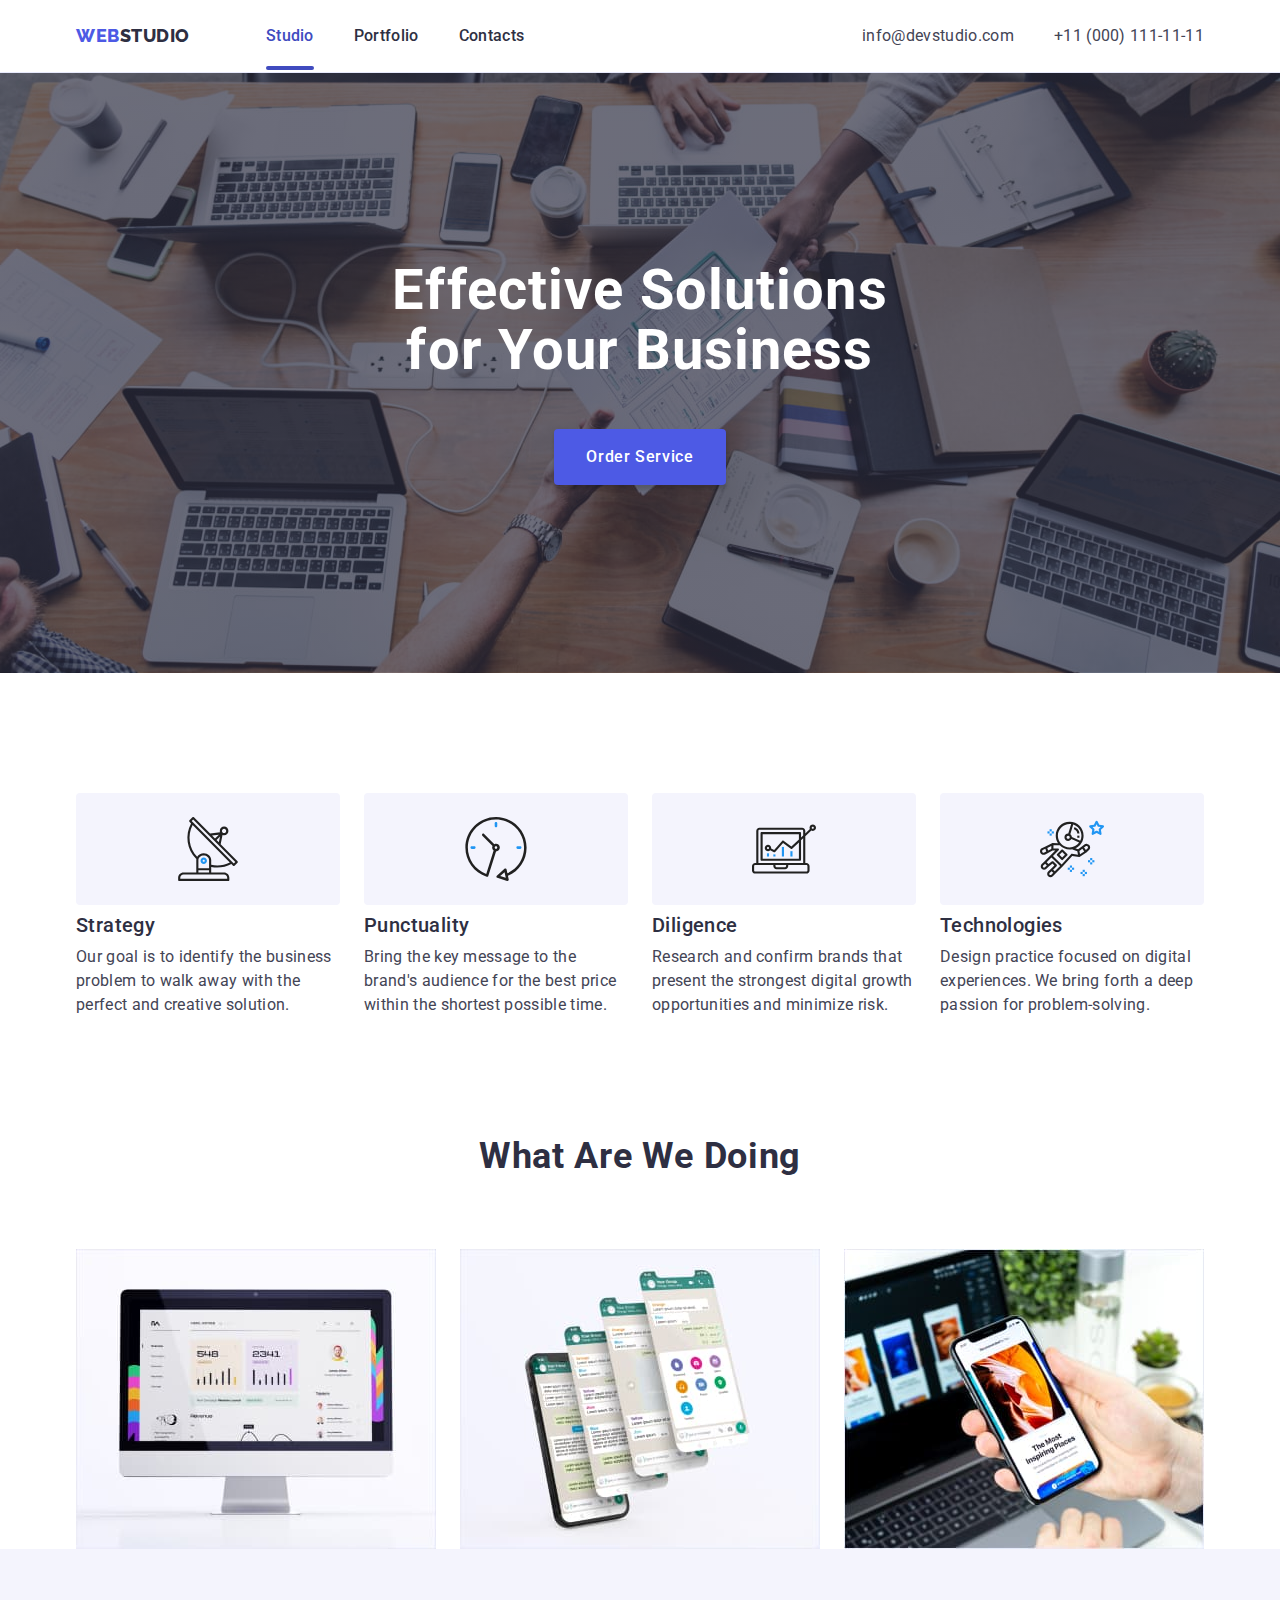
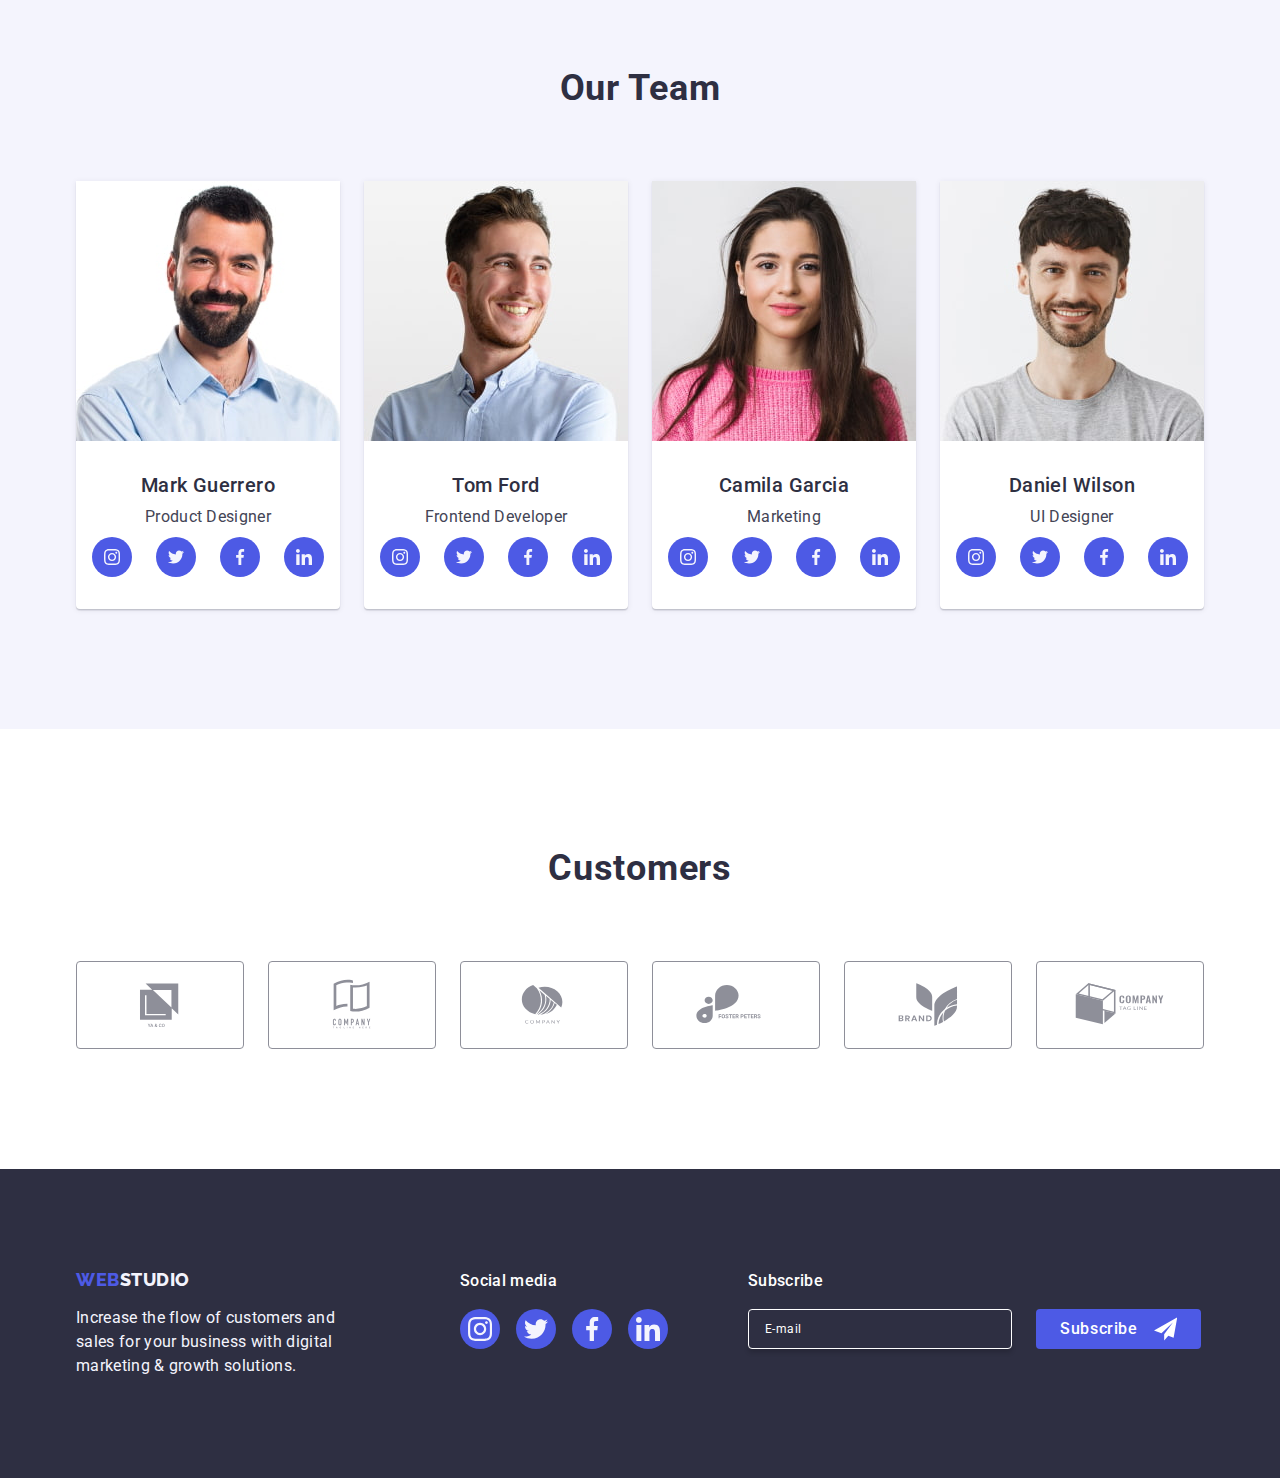
<file: index.html>
<!DOCTYPE html>
<html lang="en">
	<head>
		<meta charset="UTF-8" />
		<meta name="viewport" content="width=device-width, initial-scale=1.0" />
		<title>Web Studio</title>

		<link rel="preconnect" href="https://fonts.googleapis.com" />
		<link rel="preconnect" href="https://fonts.gstatic.com" crossorigin />
		<link
			href="https://fonts.googleapis.com/css2?family=Raleway:wght@800&family=Roboto:wght@400;500;700&display=swap"
			rel="stylesheet"
		/>
		<link
			rel="stylesheet"
			href="https://cdnjs.cloudflare.com/ajax/libs/modern-normalize/2.0.0/modern-normalize.min.css"
		/>
		<link rel="stylesheet" href="./css/styles.css" />
	</head>

	<body>
		<header class="header">
			<div class="container header-container">
				<nav class="nav">
					<a href="./index.html" class="logo link"
						>Web<span class="logo-accent">Studio</span></a
					>
					<ul class="main-nav list">
						<li class="main-nav-item">
							<a href="./index.html" class="main-nav-link link current"
								>Studio</a
							>
						</li>
						<li class="main-nav-item">
							<a href="./portfolio.html" class="main-nav-link link"
								>Portfolio</a
							>
						</li>
						<li class="main-nav-item">
							<a href="#footer-socials" class="main-nav-link link">Contacts</a>
						</li>
					</ul>
					<button
						type="button"
						class="burger-btn js-open-menu"
						aria-expanded="false"
						aria-controls="mobile-menu"
					>
						<svg width="32" height="22" class="burger-icon">
							<use href="./images/icons.svg#icon-burger"></use>
						</svg>
					</button>
				</nav>

				<address class="contacts">
					<ul class="list contacts-list">
						<li>
							<a href="mailto:info@devstudio.com" class="contacts-link link"
								>info@devstudio.com</a
							>
						</li>
						<li>
							<a href="tel:+110001111111" class="contacts-link link"
								>+11 (000) 111-11-11</a
							>
						</li>
					</ul>
				</address>
			</div>
		</header>

		<main>
			<section id="hero" class="hero">
				<div class="container">
					<h1 class="hero-title">Effective Solutions for Your Business</h1>
					<button type="button" class="button" data-modal-open>
						Order Service
					</button>
				</div>
			</section>

			<section class="advantages">
				<div class="container">
					<h2 class="visually-hidden">Advantages</h2>
					<ul class="list advantages-list">
						<li class="advantages-item">
							<div class="advantages-icon-wrapper">
								<svg width="64" height="64">
									<use href="./images/icons.svg#antenna"></use>
								</svg>
							</div>
							<h3 class="advantages-subtitle">Strategy</h3>
							<p class="advantages-text">
								Our goal is to identify the business problem to walk away with
								the perfect and creative solution.
							</p>
						</li>
						<li class="advantages-item">
							<div class="advantages-icon-wrapper">
								<svg width="64" height="64">
									<use href="./images/icons.svg#clock"></use>
								</svg>
							</div>
							<h3 class="advantages-subtitle">Punctuality</h3>
							<p class="advantages-text">
								Bring the key message to the brand's audience for the best price
								within the shortest possible time.
							</p>
						</li>
						<li class="advantages-item">
							<div class="advantages-icon-wrapper">
								<svg width="64" height="64">
									<use href="./images/icons.svg#diagram"></use>
								</svg>
							</div>
							<h3 class="advantages-subtitle">Diligence</h3>
							<p class="advantages-text">
								Research and confirm brands that present the strongest digital
								growth opportunities and minimize risk.
							</p>
						</li>
						<li class="advantages-item">
							<div class="advantages-icon-wrapper">
								<svg width="64" height="64">
									<use href="./images/icons.svg#astronaut"></use>
								</svg>
							</div>
							<h3 class="advantages-subtitle">Technologies</h3>
							<p class="advantages-text">
								Design practice focused on digital experiences. We bring forth a
								deep passion for problem-solving.
							</p>
						</li>
					</ul>
				</div>
			</section>

			<section class="services">
				<div class="container">
					<h2 class="title">What are we doing</h2>
					<ul class="list services-list">
						<li class="services-item">
							<img
								srcset="
									./images/services/img_01.jpg    1x,
									./images/services/img_01@2x.jpg 2x
								"
								src="./images/services/img_01.jpg"
								alt="web site"
								width="360"
								loading="lazy"
							/>
						</li>
						<li class="services-item">
							<img
								srcset="
									./images/services/img_02.jpg    1x,
									./images/services/img_02@2x.jpg 2x
								"
								src="./images/services/img_02.jpg"
								alt="mobile application"
								width="360"
								loading="lazy"
							/>
						</li>
						<li class="services-item">
							<img
								srcset="
									./images/services/img_03.jpg    1x,
									./images/services/img_03@2x.jpg 2x
								"
								src="./images/services/img_03.jpg"
								alt="web design"
								width="360"
								loading="lazy"
							/>
						</li>
					</ul>
				</div>
			</section>

			<section class="team">
				<div class="container">
					<h2 class="title">Our Team</h2>
					<ul class="list team-list">
						<li class="team-item">
							<img
								srcset="
									./images/team/img_01.jpg    1x,
									./images/team/img_01@2x.jpg 2x
								"
								src="./images/team/img_01.jpg"
								alt="Mark Guerrero"
								width="264"
								loading="lazy"
							/>
							<div class="team-text-wrapper">
								<h3 class="team-subtitle">Mark Guerrero</h3>
								<p class="team-text">Product Designer</p>
								<ul class="list socials-list">
									<li class="socials-item">
										<a
											href="https://www.instagram.com"
											class="link socials-link"
											target="_blank"
											><svg width="16" height="16" class="socials-link-icon">
												<use
													href="./images/icons.svg#icon-instagram"
												></use></svg
										></a>
									</li>
									<li class="socials-item">
										<a
											href="https://www.twitter.com"
											class="link socials-link"
											target="_blank"
										>
											<svg width="16" height="16" class="socials-link-icon">
												<use href="./images/icons.svg#icon-twitter"></use>
											</svg>
										</a>
									</li>
									<li class="socials-item">
										<a
											href="https://www.facebook.com"
											class="link socials-link"
											target="_blank"
										>
											<svg width="16" height="16" class="socials-link-icon">
												<use href="./images/icons.svg#icon-facebook"></use>
											</svg>
										</a>
									</li>
									<li class="socials-item">
										<a
											href="https://www.linkedin.com"
											class="link socials-link"
											target="_blank"
										>
											<svg width="16" height="16" class="socials-link-icon">
												<use href="./images/icons.svg#icon-linkedin"></use>
											</svg>
										</a>
									</li>
								</ul>
							</div>
						</li>
						<li class="team-item">
							<img
								srcset="
									./images/team/img_02.jpg    1x,
									./images/team/img_02@2x.jpg 2x
								"
								src="./images/team/img_02.jpg"
								alt="Tom Ford"
								width="264"
								loading="lazy"
							/>
							<div class="team-text-wrapper">
								<h3 class="team-subtitle">Tom Ford</h3>
								<p class="team-text">Frontend Developer</p>
								<ul class="list socials-list">
									<li class="socials-item">
										<a
											href="https://www.instagram.com"
											class="link socials-link"
											target="_blank"
											><svg width="16" height="16" class="socials-link-icon">
												<use
													href="./images/icons.svg#icon-instagram"
												></use></svg
										></a>
									</li>
									<li class="socials-item">
										<a
											href="https://www.twitter.com"
											class="link socials-link"
											target="_blank"
										>
											<svg width="16" height="16" class="socials-link-icon">
												<use href="./images/icons.svg#icon-twitter"></use>
											</svg>
										</a>
									</li>
									<li class="socials-item">
										<a
											href="https://www.facebook.com"
											class="link socials-link"
											target="_blank"
										>
											<svg width="16" height="16" class="socials-link-icon">
												<use href="./images/icons.svg#icon-facebook"></use>
											</svg>
										</a>
									</li>
									<li class="socials-item">
										<a
											href="https://www.linkedin.com"
											class="link socials-link"
											target="_blank"
										>
											<svg width="16" height="16" class="socials-link-icon">
												<use href="./images/icons.svg#icon-linkedin"></use>
											</svg>
										</a>
									</li>
								</ul>
							</div>
						</li>
						<li class="team-item">
							<img
								srcset="
									./images/team/img_03.jpg    1x,
									./images/team/img_03@2x.jpg 2x
								"
								src="./images/team/img_03.jpg"
								alt="Camila Garcia"
								width="264"
								loading="lazy"
							/>
							<div class="team-text-wrapper">
								<h3 class="team-subtitle">Camila Garcia</h3>
								<p class="team-text">Marketing</p>
								<ul class="list socials-list">
									<li class="socials-item">
										<a
											href="https://www.instagram.com"
											class="link socials-link"
											target="_blank"
											><svg width="16" height="16" class="socials-link-icon">
												<use
													href="./images/icons.svg#icon-instagram"
												></use></svg
										></a>
									</li>
									<li class="socials-item">
										<a
											href="https://www.twitter.com"
											class="link socials-link"
											target="_blank"
										>
											<svg width="16" height="16" class="socials-link-icon">
												<use href="./images/icons.svg#icon-twitter"></use>
											</svg>
										</a>
									</li>
									<li class="socials-item">
										<a
											href="https://www.facebook.com"
											class="link socials-link"
											target="_blank"
										>
											<svg width="16" height="16" class="socials-link-icon">
												<use href="./images/icons.svg#icon-facebook"></use>
											</svg>
										</a>
									</li>
									<li class="socials-item">
										<a
											href="https://www.linkedin.com"
											class="link socials-link"
											target="_blank"
										>
											<svg width="16" height="16" class="socials-link-icon">
												<use href="./images/icons.svg#icon-linkedin"></use>
											</svg>
										</a>
									</li>
								</ul>
							</div>
						</li>
						<li class="team-item">
							<img
								srcset="
									./images/team/img_04.jpg    1x,
									./images/team/img_04@2x.jpg 2x
								"
								src="./images/team/img_04.jpg"
								alt="Daniel Wilson"
								width="264"
								loading="lazy"
							/>
							<div class="team-text-wrapper">
								<h3 class="team-subtitle">Daniel Wilson</h3>
								<p class="team-text">UI Designer</p>
								<ul class="list socials-list">
									<li class="socials-item">
										<a
											href="https://www.instagram.com"
											class="link socials-link"
											target="_blank"
											><svg width="16" height="16" class="socials-link-icon">
												<use
													href="./images/icons.svg#icon-instagram"
												></use></svg
										></a>
									</li>
									<li class="socials-item">
										<a
											href="https://www.twitter.com"
											class="link socials-link"
											target="_blank"
										>
											<svg width="16" height="16" class="socials-link-icon">
												<use href="./images/icons.svg#icon-twitter"></use>
											</svg>
										</a>
									</li>
									<li class="socials-item">
										<a
											href="https://www.facebook.com"
											class="link socials-link"
											target="_blank"
										>
											<svg width="16" height="16" class="socials-link-icon">
												<use href="./images/icons.svg#icon-facebook"></use>
											</svg>
										</a>
									</li>
									<li class="socials-item">
										<a
											href="https://www.linkedin.com"
											class="link socials-link"
											target="_blank"
										>
											<svg width="16" height="16" class="socials-link-icon">
												<use href="./images/icons.svg#icon-linkedin"></use>
											</svg>
										</a>
									</li>
								</ul>
							</div>
						</li>
					</ul>
				</div>
			</section>

			<section class="customers">
				<div class="container">
					<h2 class="title">Customers</h2>
					<ul class="list customers-list">
						<li class="customers-item">
							<a href="" class="link customers-link">
								<svg width="104" height="56" class="customers-icon">
									<use href="./images/icons.svg#icon-first-logo"></use>
								</svg>
							</a>
						</li>
						<li class="customers-item">
							<a href="" class="link customers-link">
								<svg width="104" height="56" class="customers-icon">
									<use href="./images/icons.svg#icon-second-logo"></use>
								</svg>
							</a>
						</li>
						<li class="customers-item">
							<a href="" class="link customers-link">
								<svg width="104" height="56" class="customers-icon">
									<use href="./images/icons.svg#icon-third-logo"></use>
								</svg>
							</a>
						</li>
						<li class="customers-item">
							<a href="" class="link customers-link">
								<svg width="104" height="56" class="customers-icon">
									<use href="./images/icons.svg#icon-fourth-logo"></use>
								</svg>
							</a>
						</li>
						<li class="customers-item">
							<a href="" class="link customers-link">
								<svg width="104" height="56" class="customers-icon">
									<use href="./images/icons.svg#icon-fifth-logo"></use>
								</svg>
							</a>
						</li>
						<li class="customers-item">
							<a href="" class="link customers-link">
								<svg width="104" height="56" class="customers-icon">
									<use href="./images/icons.svg#icon-sixth-logo"></use>
								</svg>
							</a>
						</li>
					</ul>
				</div>
			</section>
		</main>

		<footer class="footer">
			<div class="container footer-container">
				<div class="footer-text-wrapper">
					<a href="./index.html" class="logo link"
						>Web<span class="logo-accent">Studio</span>
					</a>
					<p class="footer-text">
						Increase the flow of customers and sales for your business with
						digital marketing & growth solutions.
					</p>
				</div>

				<div id="footer-socials" class="footer-socials-wrapper">
					<p class="footer-title">Social media</p>
					<ul class="list socials-list">
						<li class="socials-item">
							<a
								href="https://www.instagram.com"
								class="link socials-link"
								target="_blank"
								><svg width="24" height="24" class="socials-link-icon">
									<use href="./images/icons.svg#icon-instagram"></use></svg
							></a>
						</li>
						<li class="socials-item">
							<a
								href="https://www.twitter.com"
								class="link socials-link"
								target="_blank"
								><svg width="24" height="24" class="socials-link-icon">
									<use href="./images/icons.svg#icon-twitter"></use>
								</svg>
							</a>
						</li>
						<li class="socials-item">
							<a
								href="https://www.facebook.com"
								class="link socials-link"
								target="_blank"
								><svg width="24" height="24" class="socials-link-icon">
									<use href="./images/icons.svg#icon-facebook"></use>
								</svg>
							</a>
						</li>
						<li class="socials-item">
							<a
								href="https://www.linkedin.com"
								class="link socials-link"
								target="_blank"
								><svg width="24" height="24" class="socials-link-icon">
									<use href="./images/icons.svg#icon-linkedin"></use>
								</svg>
							</a>
						</li>
					</ul>
				</div>

				<div class="footer-form-wrapper">
					<p class="footer-title">Subscribe</p>
					<form class="footer-form">
						<label for="footer-email" class="footer-label">
							<input
								id="footer-email"
								name="email"
								type="email"
								class="footer-input"
								placeholder="E-mail"
							/> </label
						><button type="submit" class="footer-form-button">
							Subscribe
							<svg class="footer-form-icon" height="24" width="24">
								<use href="./images/icons.svg#icon-send"></use>
							</svg>
						</button>
					</form>
				</div>
			</div>
		</footer>

		<div class="backdrop is-hidden" data-modal>
			<div class="modal">
				<button class="modal-btn" type="button" data-modal-close>
					<svg class="modal-btn-icon" width="8" height="8">
						<use href="./images/icons.svg#icon-cross"></use>
					</svg>
				</button>
				<p class="modal-title">Leave your contacts and we will call you back</p>
				<form class="modal-form">
					<div class="modal-field">
						<label for="user-name" class="modal-label">Name</label>
						<div class="input-wrapper">
							<input
								type="text"
								id="user-name"
								name="user-name"
								class="modal-input"
							/>
							<svg width="18" height="24" class="modal-label-icon">
								<use href="./images/icons.svg#icon-input-person"></use>
							</svg>
						</div>
					</div>
					<div class="modal-field">
						<label for="user-phone" class="modal-label">Phone</label>
						<div class="input-wrapper">
							<input
								type="tel"
								id="user-phone"
								name="user-phone"
								class="modal-input"
							/>
							<svg width="18" height="24" class="modal-label-icon">
								<use href="./images/icons.svg#icon-input-phone"></use>
							</svg>
						</div>
					</div>
					<div class="modal-field">
						<label for="user-email" class="modal-label">Email</label>
						<div class="input-wrapper">
							<input
								type="text"
								id="user-email"
								name="user-email"
								class="modal-input"
							/>
							<svg width="18" height="24" class="modal-label-icon">
								<use href="./images/icons.svg#icon-input-email"></use>
							</svg>
						</div>
					</div>
					<div class="modal-field modal-field-comment">
						<label for="user-comment" class="modal-label">Comment</label>
						<textarea
							id="user-comment"
							name="user-comment"
							class="modal-input-comment"
							placeholder="Text input"
						></textarea>
					</div>

					<div class="modal-checkbox-wrapper">
						<input
							type="checkbox"
							id="user-privacy"
							class="policy-check visually-hidden"
							value="true"
							name="user-privacy"
						/>
						<label for="user-privacy" class="modal-checkbox-text">
							<span class="modal-checkbox-frame">
								<svg class="modal-checkbox-icon" width="10" height="8">
									<use href="./images/icons.svg#icon-check"></use>
								</svg>
							</span>

							I accept the terms and conditions of the
							<a href="" class="modal-checkbox-link">Privacy Policy</a></label
						>
					</div>

					<button type="submit" class="button">Send</button>
				</form>
			</div>
		</div>

		<div class="menu-container js-menu-container" id="mobile-menu">
			<button class="modal-btn js-close-menu">
				<svg width="8" height="8" class="menu-close-icon">
					<use href="./images/icons.svg#icon-cross"></use>
				</svg>
			</button>

			<ul class="list mob-menu">
				<li class="mob-menu-item">
					<a href="./index.html" class="link mob-menu-link">Studio</a>
				</li>
				<li class="mob-menu-item">
					<a href="./portfolio.html" class="link mob-menu-link">Portfolio</a>
				</li>
				<li class="mob-menu-item">
					<a href="#footer-socials" class="link mob-menu-link">Contacts</a>
				</li>
			</ul>

			<address class="mob-menu-contacts">
				<ul class="list mob-menu-contacts-list">
					<li>
						<a href="tel:+110001111111" class="mob-menu-contacts-link link"
							>+11 (000) 111-11-11</a
						>
					</li>
					<li>
						<a
							href="mailto:info@devstudio.com"
							class="mob-menu-contacts-link email link"
							>info@devstudio.com</a
						>
					</li>
				</ul>
			</address>

			<ul class="list socials-list">
				<li class="socials-item">
					<a
						href="https://www.instagram.com"
						class="link socials-link"
						target="_blank"
						><svg width="24" height="24" class="socials-link-icon">
							<use href="./images/icons.svg#icon-instagram"></use></svg
					></a>
				</li>
				<li class="socials-item">
					<a
						href="https://www.twitter.com"
						class="link socials-link"
						target="_blank"
						><svg width="24" height="24" class="socials-link-icon">
							<use href="./images/icons.svg#icon-twitter"></use>
						</svg>
					</a>
				</li>
				<li class="socials-item">
					<a
						href="https://www.facebook.com"
						class="link socials-link"
						target="_blank"
						><svg width="24" height="24" class="socials-link-icon">
							<use href="./images/icons.svg#icon-facebook"></use>
						</svg>
					</a>
				</li>
				<li class="socials-item">
					<a
						href="https://www.linkedin.com"
						class="link socials-link"
						target="_blank"
						><svg width="24" height="24" class="socials-link-icon">
							<use href="./images/icons.svg#icon-linkedin"></use>
						</svg>
					</a>
				</li>
			</ul>
		</div>

		<script src="./js/modal.js" type="module"></script>
		<script src="./js/mobile-menu.js" type="module"></script>
	</body>
</html>
</file>
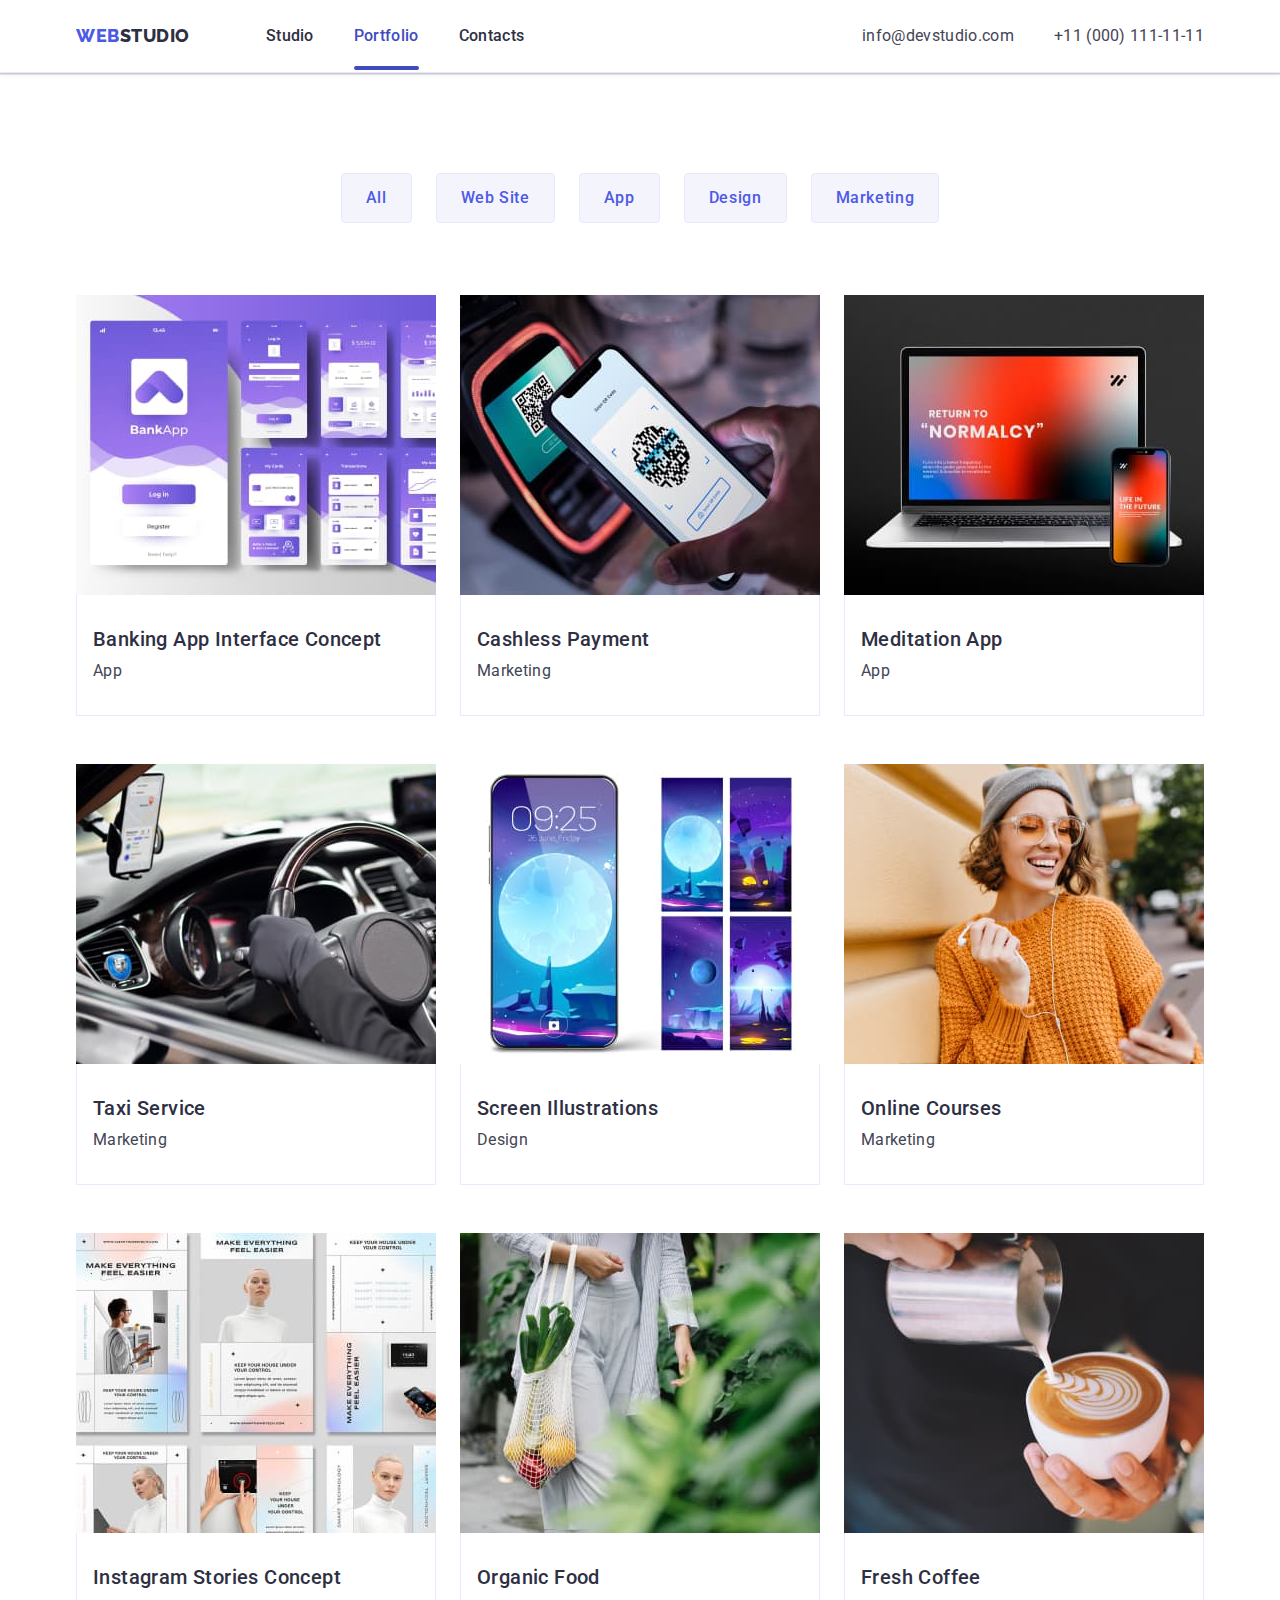
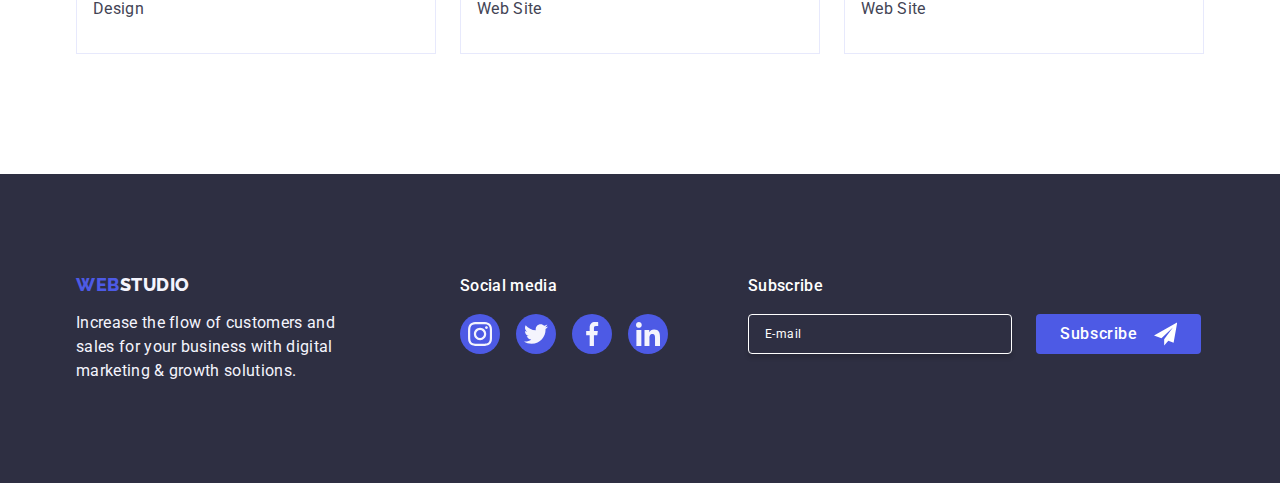
<file: portfolio.html>
<!DOCTYPE html>
<html lang="en">
	<head>
		<meta charset="UTF-8" />
		<meta name="viewport" content="width=device-width, initial-scale=1.0" />
		<title>Web Studio</title>

		<link rel="preconnect" href="https://fonts.googleapis.com" />
		<link rel="preconnect" href="https://fonts.gstatic.com" crossorigin />
		<link
			href="https://fonts.googleapis.com/css2?family=Raleway:wght@800&family=Roboto:wght@400;500;700&display=swap"
			rel="stylesheet"
		/>
		<link
			rel="stylesheet"
			href="https://cdnjs.cloudflare.com/ajax/libs/modern-normalize/2.0.0/modern-normalize.min.css"
		/>
		<link rel="stylesheet" href="./css/styles.css" />
	</head>

	<body>
		<header class="header">
			<div class="container header-container">
				<nav class="nav">
					<a href="./index.html" class="logo link"
						>Web<span class="logo-accent">Studio</span></a
					>
					<ul class="main-nav list">
						<li class="main-nav-item">
							<a href="./index.html" class="main-nav-link link">Studio</a>
						</li>
						<li class="main-nav-item">
							<a href="./portfolio.html" class="main-nav-link link current"
								>Portfolio</a
							>
						</li>
						<li class="main-nav-item">
							<a href="#footer-socials" class="main-nav-link link">Contacts</a>
						</li>
					</ul>
					<button
						type="button"
						class="burger-btn js-open-menu"
						aria-expanded="false"
						aria-controls="mobile-menu"
					>
						<svg width="32" height="22" class="burger-icon">
							<use href="./images/icons.svg#icon-burger"></use>
						</svg>
					</button>
				</nav>

				<address class="contacts">
					<ul class="list contacts-list">
						<li>
							<a href="mailto:info@devstudio.com" class="contacts-link link"
								>info@devstudio.com</a
							>
						</li>
						<li>
							<a href="tel:+110001111111" class="contacts-link link"
								>+11 (000) 111-11-11</a
							>
						</li>
					</ul>
				</address>
			</div>
		</header>

		<main>
			<section class="portfolio">
				<div class="container">
					<h1 class="visually-hidden">Portfolio</h1>
					<ul class="portfolio-nav list">
						<li class="portfolio-nav-item">
							<button type="button" class="portfolio-button">All</button>
						</li>
						<li class="portfolio-nav-item">
							<button type="button" class="portfolio-button">Web Site</button>
						</li>
						<li class="portfolio-nav-item">
							<button type="button" class="portfolio-button">App</button>
						</li>
						<li class="portfolio-nav-item">
							<button type="button" class="portfolio-button">Design</button>
						</li>
						<li class="portfolio-nav-item">
							<button type="button" class="portfolio-button">Marketing</button>
						</li>
					</ul>

					<ul class="portfolio-gallery list">
						<li class="portfolio-gallery-item">
							<a href="" class="link portfolio-gallery-link">
								<div class="portfolio-overlay-wrapper">
									<img
										srcset="
											./images/portfolio/img_01.jpg    1x,
											./images/portfolio/img_01@2x.jpg 2x
										"
										src="./images/portfolio/img_01.jpg"
										alt="Banking App Interface Concept"
										class="portfolio-gallery-img"
										width="396"
										loading="lazy"
									/>
									<p class="portfolio-overlay-text">
										14 Stylish and User-Friendly App Design Concepts · Task
										Manager App · Calorie Tracker App · Exotic Fruit Ecommerce
										App · Cloud Storage App
									</p>
								</div>

								<div class="portfolio-item-wrapper">
									<h2 class="portfolio-gallery-title">
										Banking App Interface Concept
									</h2>
									<p class="portfolio-gallery-text">App</p>
								</div>
							</a>
						</li>
						<li class="portfolio-gallery-item">
							<a href="" class="link portfolio-gallery-link">
								<div class="portfolio-overlay-wrapper">
									<img
										srcset="
											./images/portfolio/img_02.jpg    1x,
											./images/portfolio/img_02@2x.jpg 2x
										"
										src="./images/portfolio/img_02.jpg"
										alt="Cashless Payment"
										width="396"
										loading="lazy"
									/>
									<p class="portfolio-overlay-text">
										14 Stylish and User-Friendly App Design Concepts · Task
										Manager App · Calorie Tracker App · Exotic Fruit Ecommerce
										App · Cloud Storage App
									</p>
								</div>

								<div class="portfolio-item-wrapper">
									<h2 class="portfolio-gallery-title">Cashless Payment</h2>
									<p class="portfolio-gallery-text">Marketing</p>
								</div>
							</a>
						</li>
						<li class="portfolio-gallery-item">
							<a href="" class="link portfolio-gallery-link"
								><div class="portfolio-overlay-wrapper">
									<img
										srcset="
											./images/portfolio/img_03.jpg    1x,
											./images/portfolio/img_03@2x.jpg 2x
										"
										src="./images/portfolio/img_03.jpg"
										alt="Meditation App"
										width="396"
										loading="lazy"
									/>
									<p class="portfolio-overlay-text">
										14 Stylish and User-Friendly App Design Concepts · Task
										Manager App · Calorie Tracker App · Exotic Fruit Ecommerce
										App · Cloud Storage App
									</p>
								</div>

								<div class="portfolio-item-wrapper">
									<h2 class="portfolio-gallery-title">Meditation App</h2>
									<p class="portfolio-gallery-text">App</p>
								</div>
							</a>
						</li>
						<li class="portfolio-gallery-item">
							<a href="" class="link portfolio-gallery-link"
								><div class="portfolio-overlay-wrapper">
									<img
										srcset="
											./images/portfolio/img_04.jpg    1x,
											./images/portfolio/img_04@2x.jpg 2x
										"
										src="./images/portfolio/img_04.jpg"
										alt="Taxi Service"
										width="396"
										loading="lazy"
									/>
									<p class="portfolio-overlay-text">
										14 Stylish and User-Friendly App Design Concepts · Task
										Manager App · Calorie Tracker App · Exotic Fruit Ecommerce
										App · Cloud Storage App
									</p>
								</div>

								<div class="portfolio-item-wrapper">
									<h2 class="portfolio-gallery-title">Taxi Service</h2>
									<p class="portfolio-gallery-text">Marketing</p>
								</div>
							</a>
						</li>
						<li class="portfolio-gallery-item">
							<a href="" class="link portfolio-gallery-link">
								<div class="portfolio-overlay-wrapper">
									<img
										srcset="
											./images/portfolio/img_05.jpg    1x,
											./images/portfolio/img_05@2x.jpg 2x
										"
										src="./images/portfolio/img_05.jpg"
										alt="Screen Illustrations"
										width="396"
										loading="lazy"
									/>
									<p class="portfolio-overlay-text">
										14 Stylish and User-Friendly App Design Concepts · Task
										Manager App · Calorie Tracker App · Exotic Fruit Ecommerce
										App · Cloud Storage App
									</p>
								</div>

								<div class="portfolio-item-wrapper">
									<h2 class="portfolio-gallery-title">Screen Illustrations</h2>
									<p class="portfolio-gallery-text">Design</p>
								</div>
							</a>
						</li>
						<li class="portfolio-gallery-item">
							<a href="" class="link portfolio-gallery-link"
								><div class="portfolio-overlay-wrapper">
									<img
										srcset="
											./images/portfolio/img_06.jpg    1x,
											./images/portfolio/img_06@2x.jpg 2x
										"
										src="./images/portfolio/img_06.jpg"
										alt="Online Courses"
										width="396"
										loading="lazy"
									/>
									<p class="portfolio-overlay-text">
										14 Stylish and User-Friendly App Design Concepts · Task
										Manager App · Calorie Tracker App · Exotic Fruit Ecommerce
										App · Cloud Storage App
									</p>
								</div>

								<div class="portfolio-item-wrapper">
									<h2 class="portfolio-gallery-title">Online Courses</h2>
									<p class="portfolio-gallery-text">Marketing</p>
								</div>
							</a>
						</li>
						<li class="portfolio-gallery-item">
							<a href="" class="link portfolio-gallery-link"
								><div class="portfolio-overlay-wrapper">
									<img
										srcset="
											./images/portfolio/img_07.jpg    1x,
											./images/portfolio/img_07@2x.jpg 2x
										"
										src="./images/portfolio/img_07.jpg"
										alt="Instagram Stories Concept"
										width="396"
										loading="lazy"
									/>
									<p class="portfolio-overlay-text">
										14 Stylish and User-Friendly App Design Concepts · Task
										Manager App · Calorie Tracker App · Exotic Fruit Ecommerce
										App · Cloud Storage App
									</p>
								</div>

								<div class="portfolio-item-wrapper">
									<h2 class="portfolio-gallery-title">
										Instagram Stories Concept
									</h2>
									<p class="portfolio-gallery-text">Design</p>
								</div>
							</a>
						</li>
						<li class="portfolio-gallery-item">
							<a href="" class="link portfolio-gallery-link"
								><div class="portfolio-overlay-wrapper">
									<img
										srcset="
											./images/portfolio/img_08.jpg    1x,
											./images/portfolio/img_08@2x.jpg 2x
										"
										src="./images/portfolio/img_08.jpg"
										alt="Organic Food"
										width="396"
										loading="lazy"
									/>
									<p class="portfolio-overlay-text">
										14 Stylish and User-Friendly App Design Concepts · Task
										Manager App · Calorie Tracker App · Exotic Fruit Ecommerce
										App · Cloud Storage App
									</p>
								</div>

								<div class="portfolio-item-wrapper">
									<h2 class="portfolio-gallery-title">Organic Food</h2>
									<p class="portfolio-gallery-text">Web Site</p>
								</div>
							</a>
						</li>
						<li class="portfolio-gallery-item">
							<a href="" class="link portfolio-gallery-link"
								><div class="portfolio-overlay-wrapper">
									<img
										srcset="
											./images/portfolio/img_09.jpg    1x,
											./images/portfolio/img_09@2x.jpg 2x
										"
										src="./images/portfolio/img_09.jpg"
										alt="Fresh Coffee"
										width="396"
										loading="lazy"
									/>
									<p class="portfolio-overlay-text">
										14 Stylish and User-Friendly App Design Concepts · Task
										Manager App · Calorie Tracker App · Exotic Fruit Ecommerce
										App · Cloud Storage App
									</p>
								</div>

								<div class="portfolio-item-wrapper">
									<h2 class="portfolio-gallery-title">Fresh Coffee</h2>
									<p class="portfolio-gallery-text">Web Site</p>
								</div>
							</a>
						</li>
					</ul>
				</div>
			</section>
		</main>

		<footer class="footer">
			<div class="container footer-container">
				<div class="footer-text-wrapper">
					<a href="./index.html" class="logo link"
						>Web<span class="logo-accent">Studio</span>
					</a>
					<p class="footer-text">
						Increase the flow of customers and sales for your business with
						digital marketing & growth solutions.
					</p>
				</div>

				<div id="footer-socials" class="footer-socials-wrapper">
					<p class="footer-title">Social media</p>
					<ul class="list socials-list">
						<li class="socials-item">
							<a
								href="https://www.instagram.com"
								class="link socials-link"
								target="_blank"
								><svg width="24" height="24" class="socials-link-icon">
									<use href="./images/icons.svg#icon-instagram"></use></svg
							></a>
						</li>
						<li class="socials-item">
							<a
								href="https://www.twitter.com"
								class="link socials-link"
								target="_blank"
								><svg width="24" height="24" class="socials-link-icon">
									<use href="./images/icons.svg#icon-twitter"></use>
								</svg>
							</a>
						</li>
						<li class="socials-item">
							<a
								href="https://www.facebook.com"
								class="link socials-link"
								target="_blank"
								><svg width="24" height="24" class="socials-link-icon">
									<use href="./images/icons.svg#icon-facebook"></use>
								</svg>
							</a>
						</li>
						<li class="socials-item">
							<a
								href="https://www.linkedin.com"
								class="link socials-link"
								target="_blank"
								><svg width="24" height="24" class="socials-link-icon">
									<use href="./images/icons.svg#icon-linkedin"></use>
								</svg>
							</a>
						</li>
					</ul>
				</div>

				<div class="footer-form-wrapper">
					<p class="footer-title">Subscribe</p>
					<form class="footer-form">
						<label for="footer-email" class="footer-label">
							<input
								id="footer-email"
								name="email"
								type="email"
								class="footer-input"
								placeholder="E-mail"
							/> </label
						><button type="submit" class="footer-form-button">
							Subscribe
							<svg class="footer-form-icon" height="24" width="24">
								<use href="./images/icons.svg#icon-send"></use>
							</svg>
						</button>
					</form>
				</div>
			</div>
		</footer>

		<div class="menu-container js-menu-container" id="mobile-menu">
			<button class="modal-btn js-close-menu">
				<svg width="8" height="8" class="menu-close-icon">
					<use href="./images/icons.svg#icon-cross"></use>
				</svg>
			</button>

			<ul class="list mob-menu">
				<li class="mob-menu-item">
					<a href="./index.html" class="link mob-menu-link">Studio</a>
				</li>
				<li class="mob-menu-item">
					<a href="./portfolio.html" class="link mob-menu-link">Portfolio</a>
				</li>
				<li class="mob-menu-item">
					<a href="#footer-socials" class="link mob-menu-link">Contacts</a>
				</li>
			</ul>

			<address class="mob-menu-contacts">
				<ul class="list mob-menu-contacts-list">
					<li>
						<a href="tel:+110001111111" class="mob-menu-contacts-link link"
							>+11 (000) 111-11-11</a
						>
					</li>
					<li>
						<a
							href="mailto:info@devstudio.com"
							class="mob-menu-contacts-link email link"
							>info@devstudio.com</a
						>
					</li>
				</ul>
			</address>

			<ul class="list socials-list">
				<li class="socials-item">
					<a
						href="https://www.instagram.com"
						class="link socials-link"
						target="_blank"
						><svg width="24" height="24" class="socials-link-icon">
							<use href="./images/icons.svg#icon-instagram"></use></svg
					></a>
				</li>
				<li class="socials-item">
					<a
						href="https://www.twitter.com"
						class="link socials-link"
						target="_blank"
						><svg width="24" height="24" class="socials-link-icon">
							<use href="./images/icons.svg#icon-twitter"></use>
						</svg>
					</a>
				</li>
				<li class="socials-item">
					<a
						href="https://www.facebook.com"
						class="link socials-link"
						target="_blank"
						><svg width="24" height="24" class="socials-link-icon">
							<use href="./images/icons.svg#icon-facebook"></use>
						</svg>
					</a>
				</li>
				<li class="socials-item">
					<a
						href="https://www.linkedin.com"
						class="link socials-link"
						target="_blank"
						><svg width="24" height="24" class="socials-link-icon">
							<use href="./images/icons.svg#icon-linkedin"></use>
						</svg>
					</a>
				</li>
			</ul>
		</div>

		<script src="./js/mobile-menu.js" type="module"></script>
	</body>
</html>
</file>
<file: css/styles.css>
/*#region utilities */
:root {
	--logo-font: Raleway, sans-serif;
	--main-font: Roboto, sans-serif;

	--section-padding: 156px;

	--navyblue: #2e2f42;
	--iris: #4d5ae5;
	--ocean: #404bbf;
	--white: #fff;
	--slate: #434455;
	--light-slate: #8e8f99;
	--cloud: #f4f4fd;
	--cornflower: #e7e9fc;
	--green: #31d0aa;
	--navyblue-modal: rgba(46, 47, 66, 0.4);
	--dairy: #fcfcfc;
	--hero-gradient: linear-gradient(
		rgba(46, 47, 66, 0.7),
		rgba(46, 47, 66, 0.7)
	);

	--main-animation: 250ms cubic-bezier(0.4, 0, 0.2, 1);
}

html {
	scroll-behavior: smooth;
}

body {
	font-family: var(--main-font);
	background-color: var(--white);
	color: var(--slate);
	letter-spacing: 0.04;
}

button {
	border: none;
	cursor: pointer;
	font-family: inherit;
}

h1,
h2,
h3,
h4,
h5,
h6,
p {
	margin: 0;
}

img {
	display: block;
	max-width: 100%;
	height: auto;
}

.visually-hidden {
	position: absolute;
	width: 1px;
	height: 1px;
	margin: -1px;
	border: 0;
	padding: 0;
	white-space: nowrap;
	clip-path: inset(100%);
	clip: rect(0 0 0 0);
	overflow: hidden;
}

.container {
	max-width: 428px;
	padding-left: 16px;
	padding-right: 16px;
	margin-left: auto;
	margin-right: auto;
}
@media screen and (min-width: 768px) {
	.container {
		max-width: 768px;
	}
}
@media screen and (min-width: 1158px) {
	.container {
		max-width: 1158px;
		padding-left: 15px;
		padding-right: 15px;
	}
}

.link {
	text-decoration: none;
	color: currentColor;
	font-style: normal;
}

.list {
	list-style: none;
	padding: 0px;
	margin: 0px;
}

.title {
	margin-bottom: 72px;

	font-size: 36px;
	line-height: 1.11;
	text-align: center;
	text-transform: capitalize;
	color: var(--navyblue);
	letter-spacing: 0.02em;
}

.button {
	display: block;
	margin: 0px auto;
	padding: 16px 32px;
	min-width: 169px;

	font-size: 16px;
	font-weight: 500;
	line-height: 1.5;
	letter-spacing: 0.04em;

	color: var(--white);
	background-color: var(--iris);
	cursor: pointer;
	border-radius: 4px;
	box-shadow: 0px 4px 4px 0px rgba(0, 0, 0, 0.15);

	transition: background-color var(--main-animation);
}

.button:hover,
.button:focus {
	background-color: var(--ocean);
}
/*#endregion utilities */

/*#region header */
.header {
	border-bottom: 1px solid var(--cornflower);
	background-color: var(--white);
	box-shadow: 0px 2px 1px rgba(46, 47, 66, 0.08),
		0px 1px 1px rgba(46, 47, 66, 0.16), 0px 1px 6px rgba(46, 47, 66, 0.08);
}

.header-container {
	display: flex;
	justify-content: space-between;
	align-items: center;
}

.nav {
	display: flex;
	justify-content: start;
	align-items: center;
}
@media screen and (max-width: 767.98px) {
	.nav {
		justify-content: space-between;
		width: 100%;
	}
}

.logo {
	display: inline-block;
	padding-top: 24px;
	padding-bottom: 24px;

	font-family: var(--logo-font);
	font-size: 18px;
	font-weight: 800;
	line-height: 1.17;
	letter-spacing: 0.03em;
	text-transform: uppercase;
	color: var(--iris);
}
@media screen and (min-width: 768px) {
	.logo {
		margin-right: 120px;
	}
}
@media screen and (min-width: 1158px) {
	.logo {
		margin-right: 76px;
	}
}

.logo-accent {
	color: var(--navyblue);
}

.main-nav {
	display: none;
}
@media screen and (min-width: 768px) {
	.main-nav {
		display: flex;
		justify-content: start;
		align-items: center;
		gap: 40px;
	}
}
@media screen and (min-width: 1158px) {
}
.main-nav-link {
	position: relative;

	cursor: pointer;
	color: var(--navyblue);
	font-weight: 500;
	line-height: 1.5;
	letter-spacing: 0.02em;
	padding-top: 24px;
	padding-bottom: 24px;

	transition: color var(--main-animation);
}

.main-nav-link::after {
	content: "";
	display: block;
	width: 100%;
	height: 4px;
	border-radius: 2px;
	background-color: var(--ocean);
	position: absolute;
	bottom: -1px;

	transform: scaleX(0%);
	transition: transform var(--main-animation);
}

.main-nav-link:hover,
.main-nav-link:focus,
.main-nav-link.current {
	color: var(--ocean);
}

.main-nav-link:hover::after,
.main-nav-link:focus::after,
.main-nav-link.current::after {
	transform: scaleX(100%);
}

.contacts {
	display: none;
}
@media screen and (min-width: 768px) {
	.contacts {
		display: initial;
	}
}

.contacts-list {
	display: flex;
	flex-direction: column;
}
@media screen and (min-width: 1158px) {
	.contacts-list {
		flex-direction: row;
		justify-content: start;
		align-items: center;
		gap: 40px;
	}
}

.contacts-link {
	display: inline-block;
	padding: 6px 0;

	font-style: normal;
	font-size: 12px;
	line-height: 1.17;
	letter-spacing: 0.02em;
	transition: color var(--main-animation);
}
@media screen and (min-width: 1158px) {
	.contacts-link {
		padding: 24px 0;
		font-size: 16px;
		line-height: 1.5;
	}
}

.contacts-link:hover,
.contacts-link:focus {
	color: var(--ocean);
}

.burger-btn {
	background-color: transparent;
	padding: 0;
	color: var(--navyblue);
}
@media screen and (min-width: 768px) {
	.burger-btn {
		display: none;
	}
}

/*#endregion header */

/*#region hero */
.hero {
	max-width: 1440px;
	padding-top: 112px;
	padding-bottom: 112px;
	margin: 0 auto;

	background-color: var(--navyblue);
	background-image: var(--hero-gradient), url(../images/hero/hero_mob.jpg);
	background-repeat: no-repeat;
	background-position: center;
	background-size: cover;
}
@media screen and (min-width: 1158px) {
	.hero {
		padding-top: 188px;
		padding-bottom: 188px;
	}
}
/* mobile retina screens bgr */
@media only screen and (min-device-pixel-ratio: 2),
	(min-resolution: 192dpi),
	(min-resolution: 2dppx) {
	.hero {
		background-image: var(--hero-gradient), url(../images/hero/hero_mob@2x.jpg);
	}
}
/* tablet screens bgr */
@media only screen and (min-width: 768px) {
	.hero {
		background-image: var(--hero-gradient), url(../images/hero/hero_tablet.jpg);
	}
}
/* tablet retina screens bgr  */
@media only screen and (min-width: 768px) and (min-resolution: 192dpi),
	(min-width: 768px) and (min-device-pixel-ratio: 2),
	(min-width: 768px) and (min-resolution: 2dppx) {
	.hero {
		background-image: var(--hero-gradient),
			url(../images/hero/hero_tablet@2x.jpg);
	}
}
/* desktop screens bgr  */
@media only screen and (min-width: 1158px) {
	.hero {
		background-image: var(--hero-gradient), url(../images/hero/hero_desk.jpg);
	}
}
/* desktop retina screens bgr */
@media only screen and (min-width: 1158px) and (min-resolution: 192dpi),
	(min-width: 1168px) and (min-device-pixel-ratio: 2),
	(min-width: 1168px) and (min-resolution: 2dppx) {
	.hero {
		background-image: var(--hero-gradient), url(../images/hero/hero_desk@2x.jpg);
	}
}

.hero-title {
	margin: 0px auto 72px;
	max-width: 320px;

	color: var(--white);
	font-size: 36px;
	text-align: center;
	letter-spacing: 0.02em;
	line-height: 1.07;
	letter-spacing: 0.02;
}
@media screen and (min-width: 768px) {
	.hero-title {
		margin: 0px auto 36px;
		max-width: 496px;

		font-size: 56px;
	}
}
@media screen and (min-width: 1158px) {
	.hero-title {
		margin: 0px auto 48px;
	}
}
/*#endregion hero */

/*#region advantages */
.advantages {
	padding: 96px 0;
}
@media screen and (min-width: 768px) {
	.advantages {
		padding: 120px 0;
	}
}

.advantages-list {
	display: flex;
	flex-wrap: wrap;
	gap: 24px;
	row-gap: 72px;
}

.advantages-item {
	flex-basis: 100%;
}
@media screen and (min-width: 768px) {
	.advantages-item {
		flex-basis: calc((100% - 24px) / 2);
	}
}
@media screen and (min-width: 1158px) {
	.advantages-item {
		flex-basis: calc((100% - 24px * 3) / 4);
	}
}

.advantages-icon-wrapper {
	display: none;
}
@media screen and (min-width: 1158px) {
	.advantages-icon-wrapper {
		display: flex;
		align-items: center;
		justify-content: center;
		height: 112px;
		background-color: var(--cloud);
		border-radius: 4px;
		margin-bottom: 8px;
	}
}

.advantages-subtitle {
	margin-bottom: 8px;

	color: var(--navyblue);
	font-size: 36px;
	font-weight: 700;
	text-align: center;
	letter-spacing: 0.02em;
	line-height: 1.2;
}
@media screen and (min-width: 768px) {
	.advantages-subtitle {
		text-align: left;
	}
}
@media screen and (min-width: 1158px) {
	.advantages-subtitle {
		font-size: 20px;
		font-weight: 500;
	}
}

.advantages-text {
	letter-spacing: 0.02em;
	line-height: 1.5;
	font-weight: 500;
}
@media screen and (min-width: 768px) {
	.advantages-text {
		font-weight: 400;
	}
}
/*#endregion advantages */

/*#region services */
.services {
	display: none;
}
@media screen and (min-width: 1158px) {
	.services {
		display: initial;
		padding-bottom: 120px;
	}
}

.services-list {
	display: flex;
	gap: 24px;
}
/*#endregion services */

/*#region team */
.team {
	padding: 96px 0px;

	background-color: #f4f4fd;
}
@media screen and (min-width: 1158px) {
	.team {
		padding: 120px 0px;
	}
}

.team-list {
	display: flex;
	flex-wrap: wrap;
	justify-content: center;
	gap: 24px;
	row-gap: 72px;
}
@media screen and (min-width: 768px) {
	.team-list {
		row-gap: 64px;
	}
}

.team-item {
	overflow: hidden;
	border-radius: 0px 0px 4px 4px;
	background-color: #fff;
	box-shadow: 0px 2px 1px 0px rgba(46, 47, 66, 0.08),
		0px 1px 1px 0px rgba(46, 47, 66, 0.16),
		0px 1px 6px 0px rgba(46, 47, 66, 0.08);
}

.team-text-wrapper {
	padding: 32px 0;
	text-align: center;
}

.team-subtitle {
	margin-bottom: 8px;

	color: var(--navyblue);
	font-size: 20px;
	font-weight: 500;
	line-height: 1.2;
	letter-spacing: 0.02em;
}

.team-text {
	margin-bottom: 8px;

	letter-spacing: 0.02em;
	line-height: 1.5;
}

.socials-list {
	display: flex;
	justify-content: center;
	gap: 24px;
}

.socials-link {
	width: 40px;
	height: 40px;
	border-radius: 50%;
	display: flex;
	align-items: center;
	justify-content: center;

	background-color: var(--iris);
	color: var(--cloud);
	transition: background-color var(--main-animation);
}

.socials-link:hover,
.socials-link:focus {
	background-color: var(--ocean);
}

.socials-link-icon {
	fill: var(--cloud);
}
/*#endregion team */

/*#region customers */
.customers {
	padding: 96px 0;
}
@media screen and (min-width: 1158px) {
	.customers {
		padding: 120px 0;
	}
}

.customers-list {
	display: flex;
	flex-wrap: wrap;
	justify-content: center;
	gap: 16px;
	row-gap: 72px;
}
@media screen and (min-width: 768px) {
	.customers-list {
		gap: 24px;
	}
}

.customers-link {
	display: flex;
	justify-content: center;
	align-items: center;
	border: 1px solid currentColor;
	border-radius: 4px;
	width: 190px;
	height: 88px;
	color: var(--light-slate);

	transition: border-color var(--main-animation), color var(--main-animation);
}
@media screen and (min-width: 768px) {
	.customers-link {
		width: 168px;
	}
}

.customers-link:hover,
.customers-link:focus {
	color: var(--ocean);
}

.customers-icon {
	fill: currentColor;
}
/*#endregion customers */

/*#region modal */
.backdrop {
	position: fixed;
	top: 0;
	left: 0;
	width: 100%;
	height: 100%;

	background: rgba(46, 47, 66, 0.4);
	opacity: 1;
	visibility: visible;

	transition: opacity var(--main-animation), visibility var(--main-animation);
}

body.backdrop-is-open {
	overflow-y: hidden;
}

.backdrop.is-hidden {
	opacity: 0;
	visibility: hidden;
	pointer-events: none;
}

.modal {
	position: absolute;
	top: 50%;
	left: 50%;
	transform: translate(-50%, -50%) scale(1);
	width: 408px;
	min-height: 584px;
	padding: 72px 16px 16px;

	text-align: center;
	border-radius: 4px;
	background-color: var(--dairy);
	box-shadow: 0px 1px 1px rgba(0, 0, 0, 0.14), 0px 1px 3px rgba(0, 0, 0, 0.12),
		0px 2px 1px rgba(0, 0, 0, 0.2);

	transition: transform var(--main-animation);
}
@media screen and (min-width: 768px) {
	.modal {
		padding: 72px 24px 24px;
	}
}

.backdrop.is-hidden .modal {
	transform: translate(-50%, -50%) scale(0.2);
	opacity: 0;
}

.modal-btn {
	position: absolute;
	top: 24px;
	right: 24px;
	width: 24px;
	height: 24px;
	padding: 0;
	border-radius: 50%;

	display: flex;
	align-items: center;
	justify-content: center;

	border: 1px solid rgba(0, 0, 0, 0.1);
	background-color: var(--cornflower);
	color: var(--navyblue);
	cursor: pointer;

	transition: background-color var(--main-animation),
		border var(--main-animation);
}

.modal-btn:hover,
.modal-btn:focus {
	background-color: var(--ocean);
	color: var(--white);
	border: none;
}

.modal-btn-icon {
	transition: fill var(--main-animation);
}

.modal-title {
	margin-bottom: 16px;

	font-size: 16px;
	font-weight: 500;
	line-height: 1.5;
	letter-spacing: 0.02em;
	color: var(--navyblue);
}

.modal-field {
	width: 100%;
	display: flex;
	flex-direction: column;
	align-items: start;
	width: 100%;

	margin-bottom: 8px;
}

.modal-label {
	display: block;
	margin-bottom: 4px;

	font-size: 12px;
	font-style: normal;
	font-weight: 400;
	line-height: 1.17;
	letter-spacing: 0.04em;

	color: var(--light-slate);
}

.input-wrapper {
	position: relative;
	bottom: 0;
	height: 40px;
	width: 100%;
}

.modal-label-icon {
	position: absolute;
	left: 16px;
	top: 50%;
	transform: translateY(-50%);
	fill: var(--navyblue);

	transition: fill var(--main-animation);
}

.modal-label-icon:hover,
.modal-label-text:hover ~ .modal-label-icon,
.modal-field:focus-within .modal-label-icon {
	fill: var(--iris);
}

.modal-input {
	width: 100%;
	padding: 8px 8px 8px 38px;
	height: 40px;

	border-radius: 4px;
	border: 1px solid var(--navyblue-modal);
	background-color: transparent;
	outline: transparent;

	font-size: 12px;
	line-height: 1.17;
	letter-spacing: 0.04em;

	transition: border-color var(--main-animation);
}

.modal-field:focus-within .modal-input {
	outline: none;
	border: 1px solid var(--iris);
}

.modal-input::placeholder {
	font-size: 12px;
	line-height: 1.17;
	letter-spacing: 0.04em;
	color: var(--navyblue-modal);
}

.modal-field-comment {
	margin-bottom: 16px;
}

.modal-input-comment {
	resize: none;
	width: 100%;
	padding: 8px 16px;
	height: 120px;

	font-size: 12px;
	line-height: 1.17;
	letter-spacing: 0.04em;
	color: var(--navyblue-modal);
	border: 1px solid var(--navyblue-modal);
	background-color: transparent;
	border-radius: 4px;
	outline: transparent;

	transition: border-color var(--main-animation);
}

.modal-input-comment:focus {
	border-color: #4d5ae5;
}

.modal-checkbox-wrapper {
	margin-bottom: 24px;
}

.modal-checkbox-text {
	display: block;

	font-size: 12px;
	line-height: 1.17;
	letter-spacing: 0.04em;
	color: var(--light-slate);
}

.modal-checkbox-link {
	color: var(--iris);
	margin-left: 3px;
}

.modal-checkbox-frame {
	display: inline-flex;
	justify-content: center;
	align-items: center;
	height: 16px;
	width: 16px;
	border: 1px solid var(--navyblue-modal);
	border-radius: 2px;
	margin-right: 8px;

	fill: transparent;
	background-color: transparent;

	transition: background-color var(--main-animation),
		border var(--main-animation), fill var(--main-animation);
}

.policy-check:checked + .modal-checkbox-text > .modal-checkbox-frame {
	background-color: #404bbf;
	fill: #f4f4fd;
	border: none;
}

/*#endregion modal */

/* #region mobile menu */
.menu-container {
	position: fixed;
	top: 0;
	left: 0;
	display: flex;
	flex-direction: column;
	width: 100vw;
	height: 100vh;
	padding: 80px 40px 40px;
	background-color: var(--white);
	z-index: 999;

	font-size: 36px;
	font-weight: 700;
	line-height: 1.1;
	letter-spacing: 0.02em;

	transform: translateX(100%);
	transition: transform var(--main-animation);
}
@media screen and (max-width: 432px) {
	.menu-container {
		padding: 80px 30px 40px;
	}
}
@media screen and (max-width: 375px) {
	.menu-container {
		padding: 80px 20px 40px;
	}
}

.menu-container.is-open {
	transform: translateX(0);
}

.menu-close-icon {
	transition: fill var(--main-animation);
}

.mob-menu-item:not(:last-child) {
	margin-bottom: 40px;
}

.mob-menu-link {
	color: var(--navyblue);
}

.mob-menu-link:hover,
.mob-menu-link:focus {
	color: var(--ocean);
}

.mob-menu-contacts {
	margin-bottom: 48px;
	margin-top: auto;
}

.mob-menu-contacts-link {
	color: var(--iris);
}
@media screen and (max-width: 432px) {
	.mob-menu-contacts-link {
		font-size: 32px;
	}
}
@media screen and (max-width: 375px) {
	.mob-menu-contacts-link {
		font-size: 28px;
		letter-spacing: 0.01em;
	}
}

.mob-menu-contacts-link:not(:last-child) {
	margin-bottom: 40px;
}

.mob-menu-contacts-link.email {
	font-size: 20px;
	font-weight: 500;
	line-height: 1.2;
	color: var(--slate);
}

.menu-container .socials-list {
	justify-content: space-between;
	max-width: 328px;
}
/* #endregion mobile menu */

/*#region footer */
.footer {
	padding: 96px 0px;

	background-color: var(--navyblue);
	color: var(--cloud);
}
@media screen and (min-width: 768px) {
	.footer {
		padding: 100px 0px;
	}
}

.footer-container {
	display: flex;
	flex-direction: column;
	align-items: center;
	gap: 72px;
}
@media screen and (min-width: 768px) {
	.footer-container {
		flex-direction: row;
		flex-wrap: wrap;
		justify-content: start;
		gap: 24px;
		row-gap: 72px;
	}
}
@media screen and (min-width: 1158px) {
	.footer-container {
		gap: 0;
		align-items: baseline;
	}
}

@media screen and (max-width: 767.98px) {
	.footer-text-wrapper {
		text-align: center;
	}
}
@media screen and (min-width: 768px) and (max-width: 1157.98px) {
	.footer-text-wrapper {
		margin-left: 108px;
	}
}
@media screen and (min-width: 1158px) {
	.footer-text-wrapper {
		margin-right: 120px;
	}
}

.footer .logo {
	padding: 0;
	margin: 0px 0px 16px;
}

.footer .logo-accent {
	color: var(--cloud);
}

.footer-text {
	width: 264px;

	line-height: 1.5;
	letter-spacing: 0.02em;
	text-align: left;
}

.footer-socials-wrapper {
	display: flex;
	flex-direction: column;
	width: 208px;
}
@media screen and (min-width: 1158px) {
	.footer-socials-wrapper {
		margin-right: 80px;
	}
}

.footer-title {
	margin-bottom: 16px;

	font-size: 16px;
	font-weight: 500;
	line-height: 1.5em;
	letter-spacing: 0.02em;
	color: var(--white);
}
@media screen and (max-width: 767.98px) {
	.footer-title {
		text-align: center;
	}
}

.footer .socials-list {
	gap: 16px;
}

.footer .socials-link:hover,
.footer .socials-link:focus {
	background-color: var(--green);
}

.footer-form-wrapper {
	width: 100%;
}
@media screen and (min-width: 768px) {
	.footer-form-wrapper {
		width: 453px;
	}
}
@media screen and (min-width: 768px) and (max-width: 1157.98px) {
	.footer-form-wrapper {
		margin-left: 108px;
	}
}

.footer-form {
	display: flex;
	flex-direction: column;
	align-items: center;
	gap: 16px;
	width: 100%;
}
@media screen and (min-width: 768px) {
	.footer-form {
		flex-direction: row;
		justify-content: flex-start;
		gap: 24px;
	}
}

@media screen and (max-width: 767.98px) {
	.footer-label {
		width: 100%;
	}
}

.footer-input {
	width: 100%;
	height: 40px;
	padding: 8px 16px;

	color: var(--white);
	font-size: 12px;
	line-height: 1.5;
	letter-spacing: 0.04em;

	background-color: transparent;
	border-radius: 4px;
	border: 1px solid var(--white);
	box-shadow: 0px 4px 4px 0px rgba(0, 0, 0, 0.15);
}
@media screen and (min-width: 768px) {
	.footer-input {
		width: 264px;
	}
}

.footer-input::placeholder {
	color: var(--white);
}

.footer-form-button {
	display: inline-flex;
	width: 165px;
	min-width: 165px;
	padding: 8px 24px;
	justify-content: center;
	align-items: center;

	border-radius: 4px;
	background-color: var(--iris);
	color: var(--white);

	font-weight: 500;
	line-height: 1.5;
	letter-spacing: 0.04em;

	transition: background-color var(--main-animation);
}

.footer-form-button:hover,
.footer-form-button:focus {
	background-color: var(--ocean);
}

.footer-form-icon {
	fill: currentColor;
	margin-left: 16px;
}

/*#endregion footer */

/*#region portfolio */
.portfolio {
	padding: 48px 0;
}
@media screen and (min-width: 768px) {
	.portfolio {
		padding: 64px 0 96px;
	}
}
@media screen and (min-width: 1158px) {
	.portfolio {
		padding: 100px 0 120px;
	}
}

.portfolio-nav {
	display: flex;
	flex-wrap: wrap;
	max-width: 270px;
	gap: 24px;
	justify-content: flex-start;
	margin-bottom: 48px;
}
@media screen and (min-width: 768px) {
	.portfolio-nav {
		max-width: 100%;
		justify-content: center;
		margin-bottom: 64px;
	}
}
@media screen and (min-width: 1158px) {
	.portfolio-nav {
		margin-bottom: 72px;
	}
}

.portfolio-button {
	padding: 8px 16px;
	border-radius: 4px;

	background-color: var(--cloud);
	border: 1px solid var(--cornflower);
	color: var(--iris);
	font-size: 16px;
	font-weight: 500;
	line-height: 1.5;
	letter-spacing: 0.04em;

	transition: color var(--main-animation),
		background-color var(--main-animation), border-color var(--main-animation),
		box-shadow var(--main-animation);
}
@media screen and (min-width: 768px) {
	.portfolio-button {
		padding: 12px 24px;
	}
}

.portfolio-button:hover,
.portfolio-button:focus {
	color: var(--white);
	background-color: var(--ocean);
	border: 1px solid transparent;
	box-shadow: 0px 2px 2px 0px rgba(0, 0, 0, 0.12),
		0px 2px 1px 0px rgba(0, 0, 0, 0.08), 0px 3px 1px 0px rgba(0, 0, 0, 0.1);
}

.portfolio-gallery {
	display: flex;
	flex-wrap: wrap;
	row-gap: 48px;
	column-gap: 24px;
}
@media screen and (min-width: 768px) and (max-width: 1157.98px) {
	.portfolio-gallery {
		row-gap: 72px;
	}
}

.portfolio-gallery-item {
	flex-basis: 100%;
}
@media screen and (min-width: 768px) {
	.portfolio-gallery-item {
		flex-basis: calc((100% - 24px) / 2);
	}
}
@media screen and (min-width: 1158px) {
	.portfolio-gallery-item {
		flex-basis: calc((100% - 24px * 2) / 3);
	}
}

.portfolio-gallery-link {
	display: block;

	transition: box-shadow var(--main-animation);
}

.portfolio-gallery-link:hover,
.portfolio-gallery-link:focus {
	box-shadow: 0px 1px 6px rgba(46, 47, 66, 0.08),
		0px 1px 1px rgba(46, 47, 66, 0.16), 0px 2px 1px rgba(46, 47, 66, 0.08);
}

.portfolio-gallery-link:hover .portfolio-overlay-text,
.portfolio-gallery-link:focus .portfolio-overlay-text {
	transform: translateY(0%);
}

.portfolio-overlay-wrapper {
	position: relative;
	top: 0;
	left: 0;
	width: 100%;
	height: 280px;
	overflow: hidden;
}
@media screen and (min-width: 768px) {
	.portfolio-overlay-wrapper {
		height: 300px;
	}
}

.portfolio-gallery-img {
	object-fit: cover;
}

.portfolio-overlay-text {
	position: absolute;
	top: 0;
	width: 100%;
	height: 100%;
	padding: 40px 32px;

	font-size: 16px;
	line-height: 1.5;
	letter-spacing: 0.02em;
	color: var(--cloud);
	background-color: var(--iris);

	transform: translateY(100%);

	transition: transform var(--main-animation);
}

.portfolio-item-wrapper {
	padding: 32px 16px;
	border: 1px solid var(--cornflower);
	border-top: none;
}

.portfolio-gallery-title {
	margin-bottom: 8px;

	color: var(--navyblue);
	font-size: 20px;
	font-weight: 500;
	line-height: 1.2;
	letter-spacing: 0.02em;
}

.portfolio-gallery-text {
	font-size: 16px;
	line-height: 1.5;
	letter-spacing: 0.02em;
}
/*#endregion portfolio */
</file>
